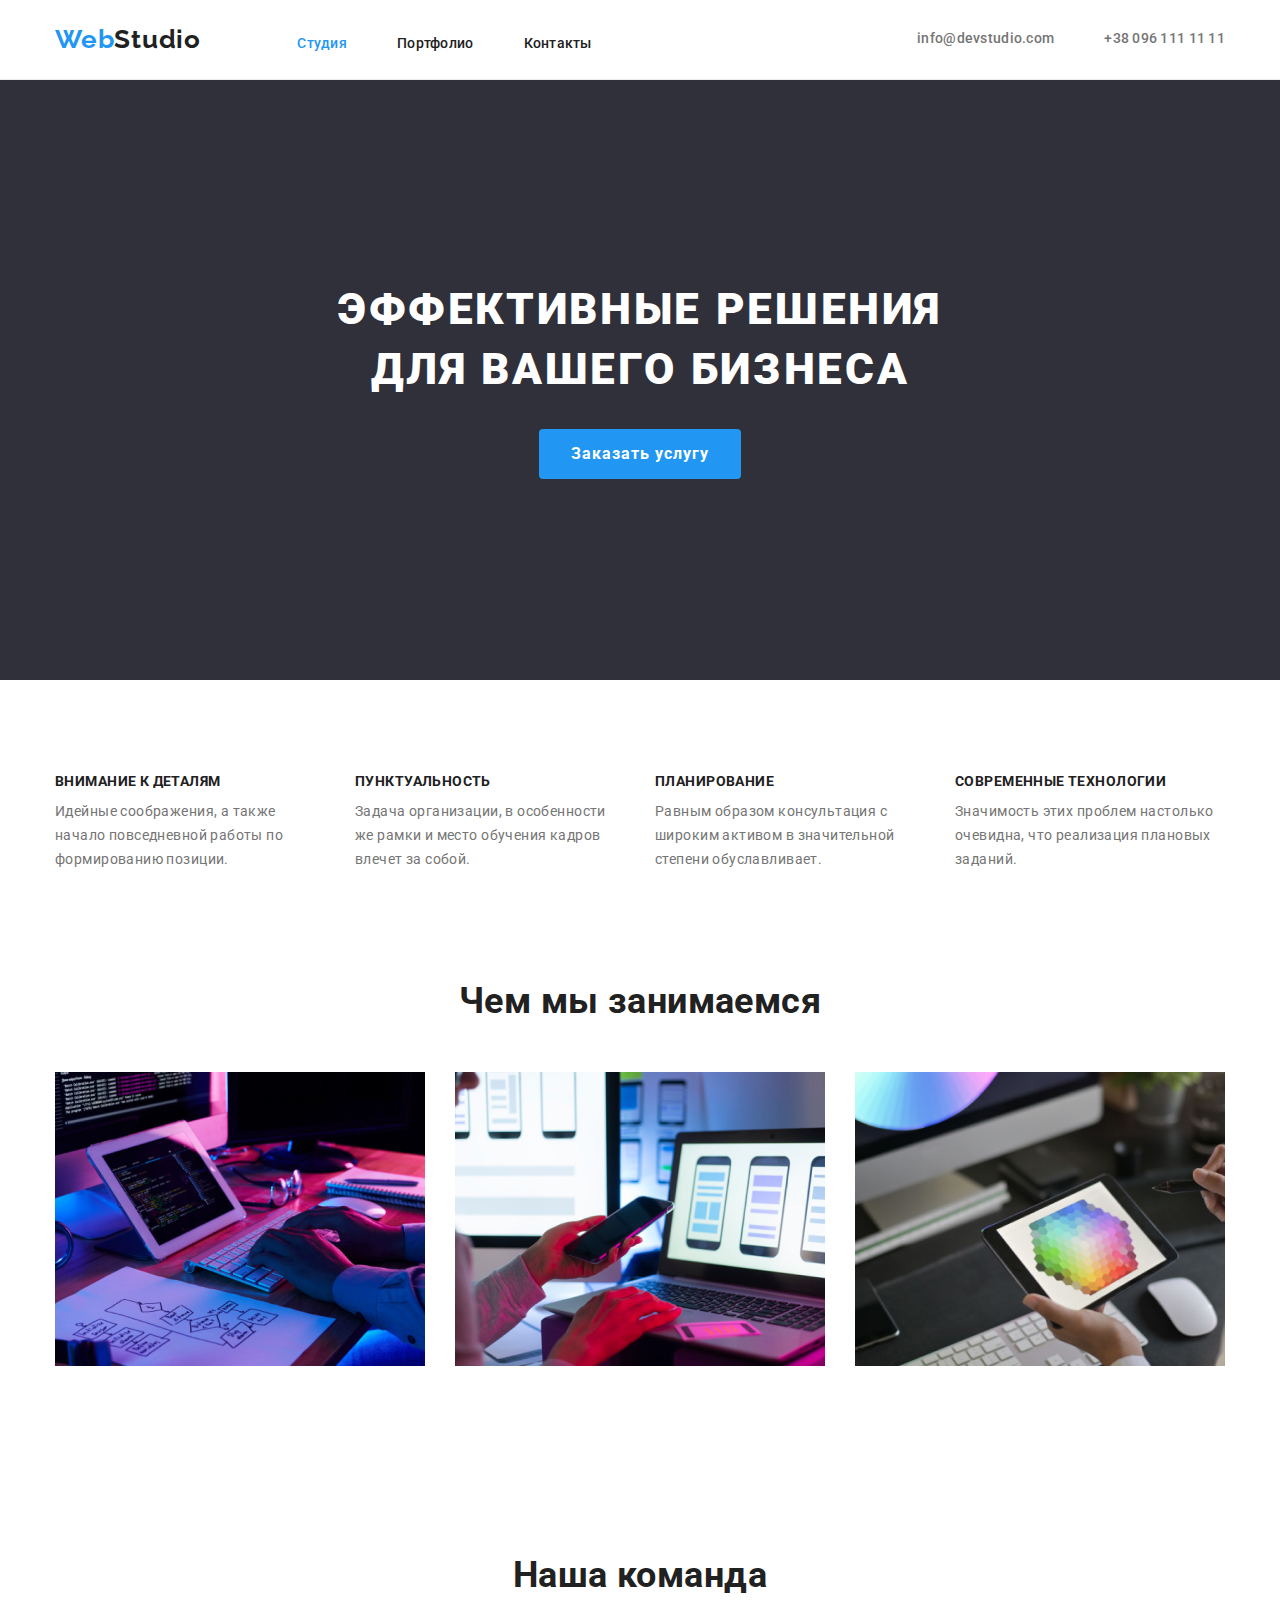
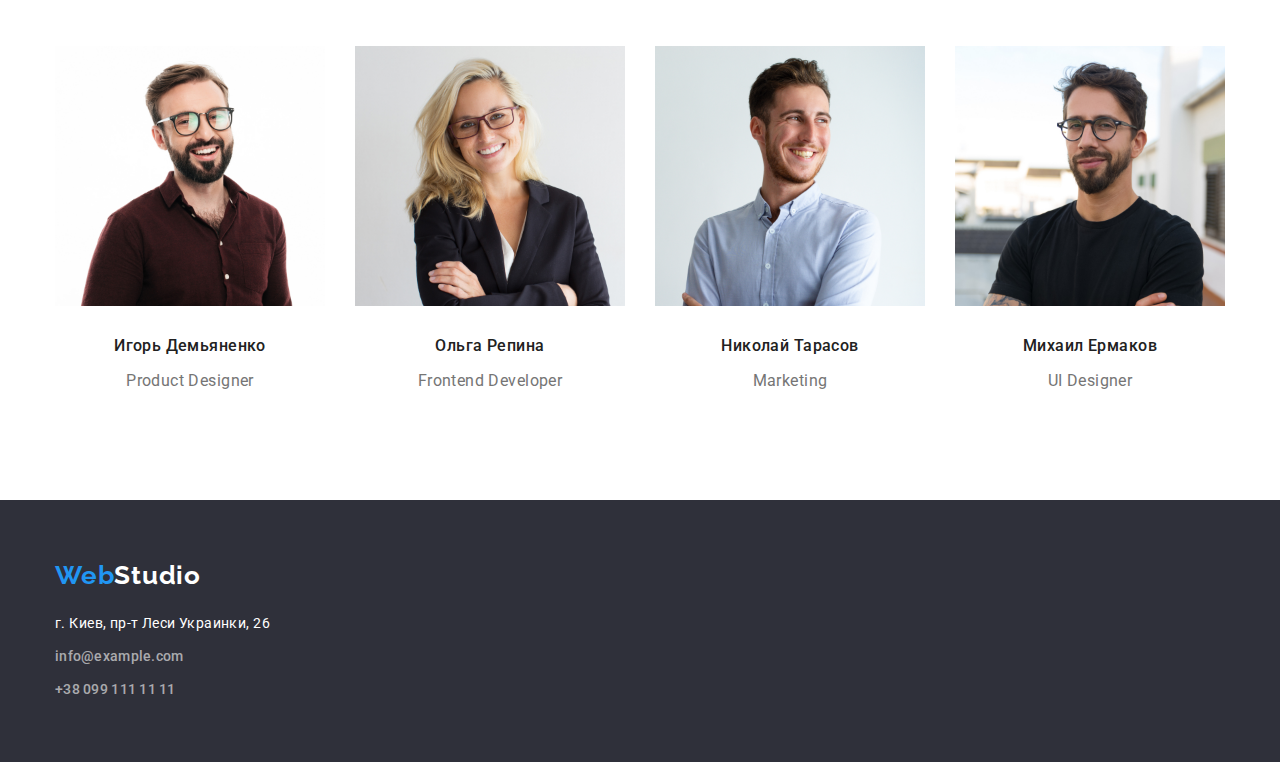
<file: index.html>
<!DOCTYPE html>
<html lang="ru">
<head>
    <meta charset="UTF-8">
    <meta http-equiv="X-UA-Compatible" content="IE=edge">
    <meta name="viewport" content="width=device-width, initial-scale=1.0">
    <title>Студия</title>
    <link rel="preconnect" href="https://fonts.gstatic.com" />
    <link href="https://fonts.googleapis.com/css2?family=Raleway:wght@700&family=Roboto:wght@400;500;700;900&display=swap" rel="stylesheet" />
    <link rel="stylesheet" href="https://cdnjs.com/libraries/modern-normalize/0.2.0" />
    <link rel="stylesheet" href="./css/styles.css">
</head>
<body>
    <!-- Шапка -->
        <header class="header">
            <div class="main container">
                <nav class="nav">
                    <a class="link logo" href="./index.html"><span class="logo-color">Web</span><span class="logo">Studio</span></a>
                    <ul class="site-nav list">
                        <li class="item"><a class="link item current" href="">Студия</a></li>
                        <li class="item"><a class="link item" href="./portfolio.html">Портфолио</a></li>
                        <li class="item"><a class="link" href="">Контакты</a></li>                    
                    </ul>
                </nav>
                <div class="nav-list">
                    <ul class="connection list">
                        <li class="item">
                            <a class="link item" href="mailto:info@devstudio.com">info@devstudio.com</a>
                        </li>
                        <li class="item">
                            <a class="link item" href="tel:+380961111111">+38 096 111 11 11</a>
                        </li>
                    </ul>
                </div>
            </div>
        </header>

    <!-- Главная -->
        <main>
            <section class="dark-bg hero-section">
                <div class="container hero-section">
                    <h1 class="title">
                    Эффективные решения <br />
                    для вашего бизнеса
                    </h1>
                <div class="button"><button class="button hero">Заказать услугу</button></div>                    
                </div>
            </section>
            

        <section class="advantages">
            <div class="container">
                <h2 class="visually-hidden">О нас</h2>
                <ul class="list">
                    <li class="item">
                        <h3 class="section-title">Внимание к деталям</h3>
                        <p>Идейные соображения, а также начало повседневной работы по формированию позиции.</p>    
                    </li>
                    <li class="item">
                        <h3 class="section-title">Пунктуальность</h3>                   
                        <p>Задача организации, в особенности же рамки и место обучения кадров влечет за собой.</p>
                    </li>
                    <li class="item">
                        <h3 class="section-title">Планирование</h3>
                        <p>Равным образом консультация с широким активом в значительной степени обуславливает.</p>
                    </li>
                    <li class="item">
                        <h3 class="section-title">Современные технологии</h3>
                        <p>Значимость этих проблем настолько очевидна, что реализация плановых заданий.</p>
                    </li>
                </ul>
            </div>
        </section>

        <section class="services">
            <div class="container">
                <h2 class="second-title">Чем мы занимаемся</h2>
                <ul class="list grid">
                    <li class="grid-item">
                        <img src="./images/box1.jpg" width="370" height="294"  alt="Печатают на клавиатуре"  />
                    </li>
                    <li class="grid-item">
                        <img src="./images/box2.jpg" width="370" height="294"  alt="Держать телефон в руках"  />
                    </li>
                    <li class="grid-item">
                        <img src="./images/box3.jpg" width="370" height="294" alt="Планшет в руках"  />
                    </li>
                </ul>
            </div>
        </section>

        <section class="team">
            <div class="container">
                <h2 class="second-title">Наша команда</h2>
                <ul class="list grid">
                    <li class="grid-item team-item">
                        <img src="./images/img0.jpg" width="270" height="260" alt="Игорь Демьяненко"  />
                        <div class="name-team">
                        <p class="name">Игорь Демьяненко</p>
                        <p class="profession">Product Designer</p>
                        </div>
                    </li>
                    <li class="grid-item team-item">
                        <img src="./images/img1.jpg" width="270" height="260" alt="Ольга Репина" />
                        <div class="name-team">
                        <p class="name">Ольга Репина</p>
                        <p class="profession">Frontend Developer</p>
                        </div>
                    </li>
                    <li class="grid-item team-item">
                        <img src="./images/img2.jpg" width="270" height="260" alt="Николай Тарасов" />
                        <div class="name-team">
                        <p class="name">Николай Тарасов</p>
                        <p class="profession">Marketing</p>
                        </div>
                    </li>
                    <li class="grid-item team-item">
                        <img src="./images/img3.jpg" width="270" height="260" alt="Михаил Ермаков" />
                        <div class="name-team">
                        <p class="name">Михаил Ермаков</p>
                        <p class="profession">UI Designer</p>
                        </div>
                    </li>
                </ul>
            </div>    
        </section>  
        </main>

    <!-- Подвал -->
        <footer class="dark-bg footer">
            <div class="container">
                <a class="link logo-footer" href="./index.html"><span class="logo-color">Web</span><span class="logo">Studio</span></a>
                <address>                                   
                    <a class="link address" href="https://goo.gl/maps/oZyy3xK8DD3MfxCq5" target="_blank" rel="noopener noreferrer">г. Киев, пр-т Леси Украинки, 26</a>
                        <div class="nav-list">
                            <ul class="list">
                                <li>
                                    <a class="link footer mail" href="mailto:info@example.com">info@example.com</a>
                                </li>
                                <li>
                                    <a class="link footer tel" href="tel:+380991111111">+38 099 111 11 11</a>
                                </li>   
                            </ul> 
                        </div>     
                </address>
            </div>
        </footer>
</body>
</html>
</file>
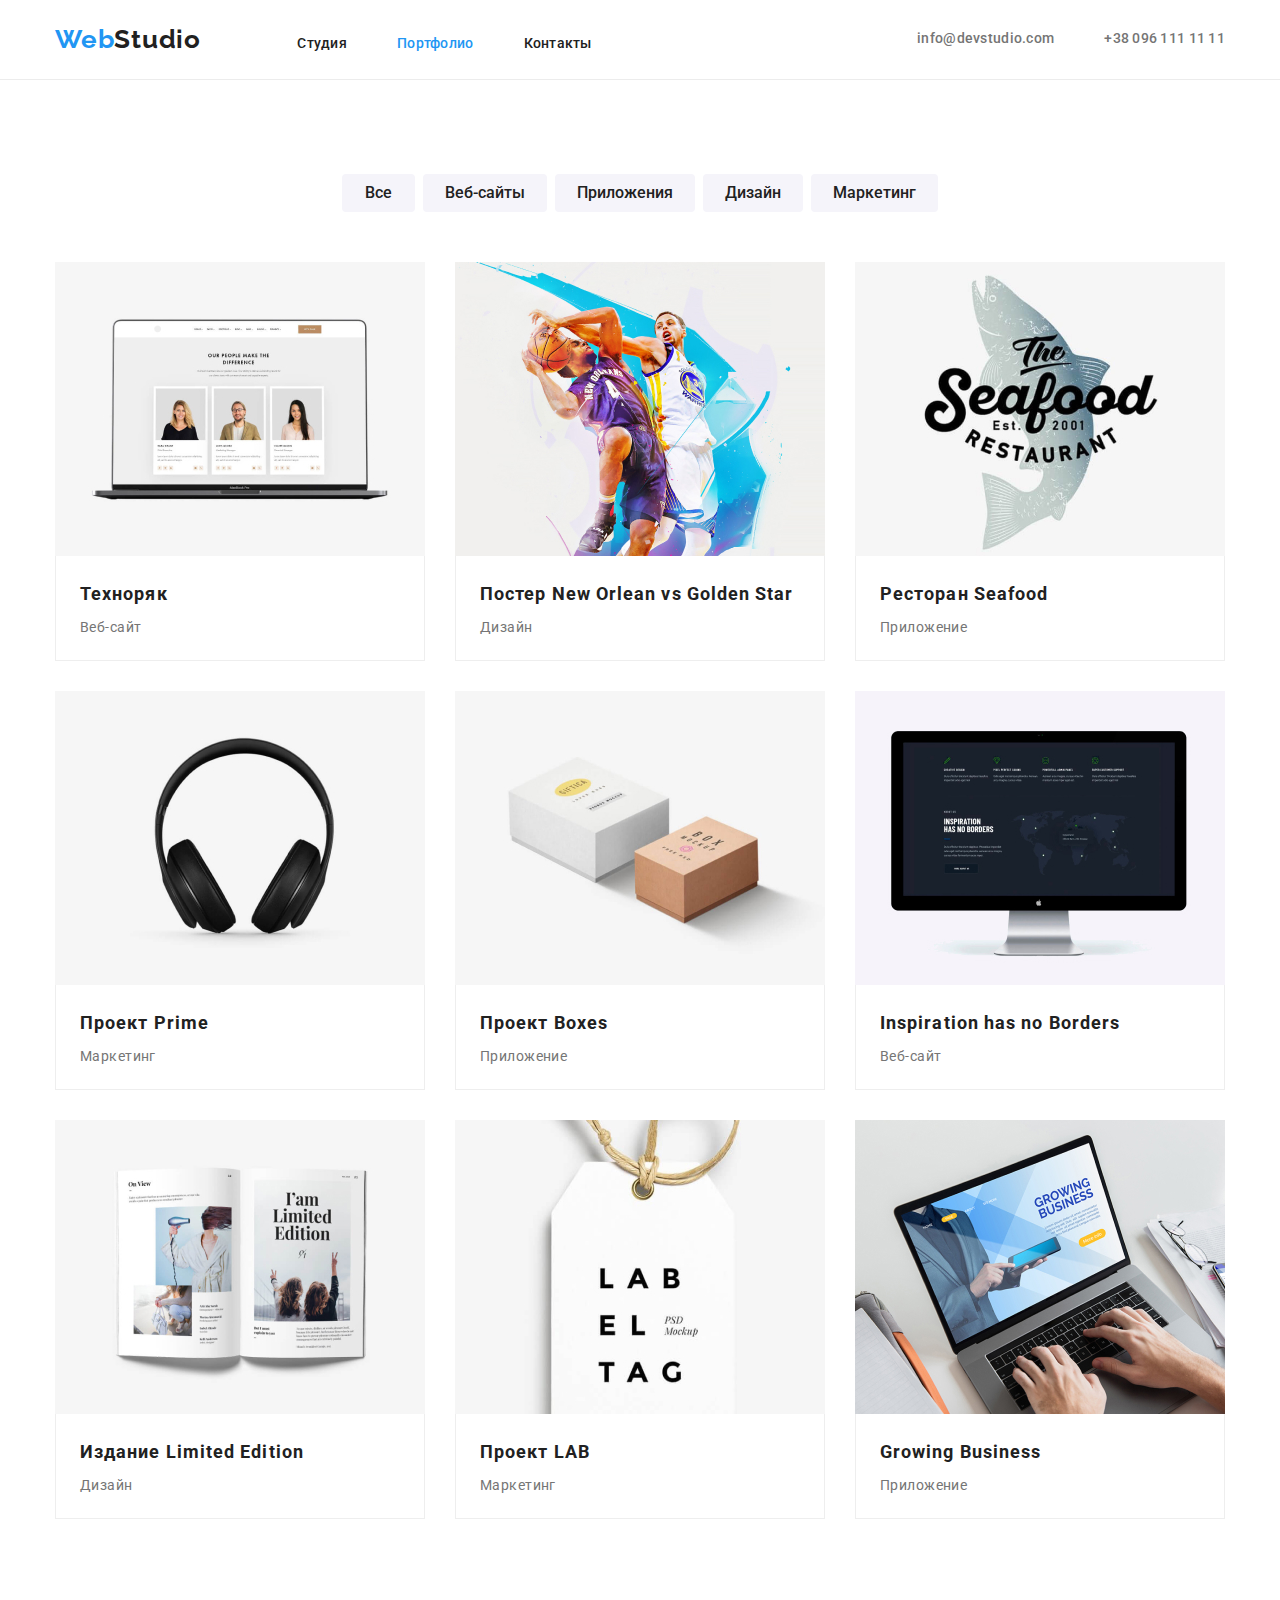
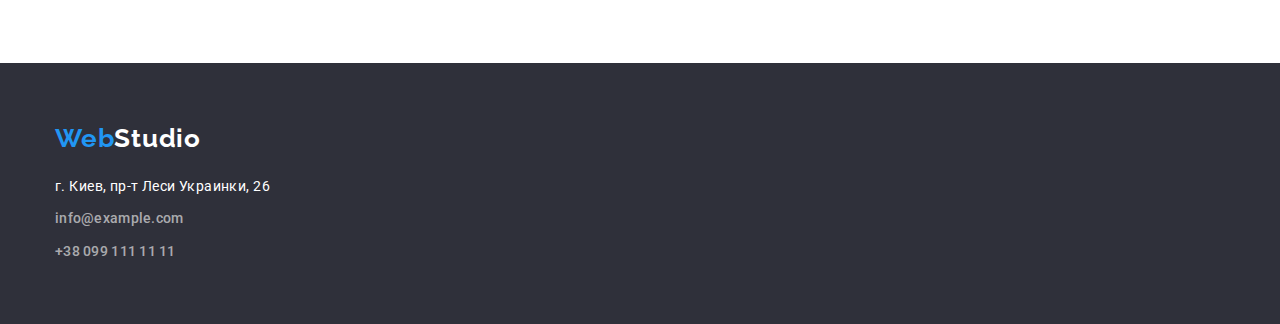
<file: portfolio.html>
<!DOCTYPE html>
<html lang="ru">
<head>
    <meta charset="UTF-8">
    <meta http-equiv="X-UA-Compatible" content="IE=edge">
    <meta name="viewport" content="width=device-width, initial-scale=1.0">
    <title>Portfolio</title>
    <link rel="preconnect" href="https://fonts.gstatic.com" />
    <link href="https://fonts.googleapis.com/css2?family=Raleway:wght@700&family=Roboto:wght@400;500;700;900&display=swap" rel="stylesheet" />
    <link rel="stylesheet" href="https://cdnjs.com/libraries/modern-normalize/0.2.0" />
    <link rel="stylesheet" href="./css/styles.css">
</head>
<body>
    <!-- Шапка -->
    <header class="header portfolio">
        <div class="main container">
            <nav class="nav">
                <a class="link logo" href="./index.html"><span class="logo-color">Web</span><span class="logo">Studio</span></a>
                <ul class="site-nav list">
                    <li class="item"><a class="link item" href="./index.html">Студия</a></li>
                    <li class="item"><a class="link item current" href="">Портфолио</a></li>
                    <li class="item"><a class="link" href="">Контакты</a></li>
                </ul>
            </nav>
            <div class="nav-list">
                <ul class="connection list">
                    <li class="item">
                        <a class="link" href="mailto:info@devstudio.com">info@devstudio.com</a>
                    </li>
                    <li class="item">
                        <a class="link" href="tel:+380961111111">+38 096 111 11 11</a>
                    </li>
                </ul>
            </div>
        </div>
    </header>

    <!-- Портфолио -->
    <main>
        <h1 class="visually-hidden">Портфолио</h1>    
        <section class="portfolio section">
            <div class="container">
            <ul class="list">
                <li class="item">
                    <div class="button">
                        <button class="button portfolio" type="button">Все</button>
                    </div>
                </li>
                <li class="item">
                    <div class="button">
                        <button class="button portfolio" type="button">Веб-сайты</button>
                    </div>
                </li>
                <li class="item">
                    <div class="button">
                        <button class="button portfolio" type="button">Приложения</button>
                    </div>
                </li>
                <li class="item">
                    <div class="button">
                        <button class="button portfolio" type="button">Дизайн</button>
                    </div>
                </li>
                <li class="item">
                    <div class="button">
                        <button class="button portfolio" type="button">Маркетинг</button>
                    </div>
                </li>
            </ul>
        

                <ul class="list projects grid">
                    <li class="item-grid">
                        <a class="link" href=""><img src="./images/projects/project1.jpg" alt="техноряк" width="370" height="404" />
                        <div class="item text">
                        <h2 class="portfolio-title">Техноряк</h2>
                        <p>Веб-сайт</p></div>
                    </a>
                    </li>
                    
                    <li class="item-grid">
                        <a class="link" href=""><img src="./images/projects/project2.jpg" alt="постер" width="370" height="404" />
                        <div class="item text">
                        <h2 class="portfolio-title">Постер New Orlean vs Golden Star</h2>
                        <p>Дизайн</p></div>
                    </a>
                    </li>

                    <li class="item-grid">
                        <a class="link" href=""><img src="./images/projects/project3.jpg" alt="ресторан" width="370" height="404" />
                        <div class="item text">
                        <h2 class="portfolio-title">Ресторан Seafood</h2>
                        <p>Приложение</p></div>
                    </a>
                    </li>

                    <li class="item-grid">
                        <a class="link" href=""><img src="./images/projects/project4.jpg" alt="маркетинг" width="370" height="404" />
                        <div class="item text">
                        <h2 class="portfolio-title">Проект Prime</h2>
                        <p>Маркетинг</p></div>
                    </a>
                    </li>

                    <li class="item-grid">
                        <a class="link" href=""><img src="./images/projects/project5.jpg" alt="приложение" width="370" height="404" />
                        <div class="item text">
                        <h2 class="portfolio-title">Проект Boxes</h2>
                        <p>Приложение</p></div>
                    </a>
                    </li>

                    <li class="item-grid">
                        <a class="link" href=""><img src="./images/projects/project6.jpg" alt="веб-сайт" width="370" height="404" />
                        <div class="item text">
                        <h2 class="portfolio-title">Inspiration has no Borders</h2>
                        <p>Веб-сайт</p></div>
                    </a>
                    </li>

                    <li class="item-grid">
                        <a class="link" href=""><img src="./images/projects/project7.jpg" alt="дизайн" width="370" height="404" />
                        <div class="item text">
                        <h2 class="portfolio-title">Издание Limited Edition</h2>
                        <p>Дизайн</p></div>
                        </a>
                    </li>

                    <li class="item-grid">
                        <a class="link" href=""><img src="./images/projects/project8.jpg" alt="маркетинг2" width="370" height="404" />
                        <div class="item text">
                        <h2 class="portfolio-title">Проект LAB</h2>
                        <p>Маркетинг</p></div>
                    </a>
                    </li>

                    <li class="item-grid">
                        <a class="link" href=""><img src="./images/projects/project9.jpg" alt="бизнес" width="370" height="404" />
                        <div class="item text">
                        <h2 class="portfolio-title">Growing Business</h2>
                        <p>Приложение</p></div>
                    </a>
                    </li>
                </ul>
            </div>    
        </section>   
    </main>

    
    <!-- Подвал -->
    <footer class="dark-bg footer">
        <div class="container">
            <a class="link logo-footer" href="./index.html"><span class="logo-color">Web</span><span
                    class="logo">Studio</span></a>
            <address>
                <a class="link address" href="https://goo.gl/maps/oZyy3xK8DD3MfxCq5" target="_blank"
                    rel="noopener noreferrer">г. Киев, пр-т Леси Украинки, 26</a>
                <div class="nav-list">
                    <ul class="list">
                        <li>
                            <a class="link footer mail" href="mailto:info@example.com">info@example.com</a>
                        </li>
                        <li>
                            <a class="link footer tel" href="tel:+380991111111">+38 099 111 11 11</a>
                        </li>
                    </ul>
                </div>
            </address>
        </div>
    </footer>
</body>
</html>
</file>
<file: css/styles.css>
:root {
  --main-text-color: #757575;
  --dark-bg-text-color: #ffffff;
  --accent-color: #2196f3;
  --title-color: #212121;
  --dark-bg-color: #2f303a;
  --button-background-color: #188ce8;
  --link-footer-color: rgba(255, 255, 255, 0.6);
  --border-bottom-color: #ececec;
  --border-portfolio: #eeeeee;
  --buttom-bg-color: #f5f4fa;
  --logo-font-family: 'Raleway', sans-serif;
  --text-general: 'Roboto', sans-serif;
}
html {
  box-sizing: border-box;
}

*,
*::before,
*::after {
  box-sizing: inherit;
}

body {
  font-family: var(--text-general);
  font-size: 14px;
  line-height: 1.71;
  letter-spacing: 0.03em;
  color: var(--main-text-color);
  margin: 0px;
}

.visually-hidden {
  position: absolute !important;
  clip: rect(1px 1px 1px 1px);
  clip: rect(1px, 1px, 1px, 1px);
  padding: 0 !important;
  border: 0 !important;
  height: 1px !important;
  width: 1px !important;
  overflow: hidden;
}

/* classes */
.link {
  text-decoration: none;
  color: inherit;
}

.link:hover,
.link:focus {
  color: var(--accent-color);
}

.link.current {
  color: var(--accent-color);
}

.link.footer {
  color: var(--link-footer-color);
  font-size: 14px;
  line-height: 1.71;
}

.list {
  list-style: none;
}

address {
  font-style: normal;
}

/* styles 0 */

h1,
h2,
h3,
h4,
h5,
h6,
p {
  margin-top: 0;
}

.list {
  list-style: none;
  padding-left: 0;
  margin: 0;
}

img {
  display: block;
  max-width: 100%;
  height: auto;
}

/* container */
.container {
  width: 1200px;
  margin-left: auto;
  margin-right: auto;
  padding-left: 15px;
  padding-right: 15px;
}

/* grid */
.grid {
  display: flex;
  flex-wrap: wrap;
  margin-left: -30px;
  margin-top: -30px;
}

/* buttons */
.button {
  font-family: inherit;
  font-weight: 500;
  font-size: 16px;
  line-height: 1.62;
  text-align: center;
  color: var(--title-color);
  cursor: pointer;
  border-radius: 4px;
  text-align: center;
}

/* min-widht for buttons portfolio */
button,
button:active,
button:focus {
  outline: none;
}

.button.hero {
  display: inline-block;
  color: var(--dark-bg-text-color);
  background-color: var(--accent-color);
  font-weight: 700;
  line-height: 1.87;
  letter-spacing: 0.06em;
  padding-top: 10px;
  padding-right: 32px;
  padding-bottom: 10px;
  padding-left: 32px;
  border-width: 0px;
}

.button.hero:hover {
  background: var(--button-background-color);
}

.button.hero:focus,
.button.portfolio:hover,
.button.portfolio:focus {
  background-color: var(--accent-color);
  color: var(--dark-bg-text-color);
}

/* title */
.title {
  font-weight: 900;
  font-size: 44px;
  line-height: 1.36;
  text-align: center;
  letter-spacing: 0.06em;
  text-transform: uppercase;
  color: var(--dark-bg-text-color);
}

.second-title {
  font-weight: 700;
  font-size: 36px;
  line-height: 1.17;
  text-align: center;
  color: var(--title-color);
  margin: 0;
  margin-bottom: 50px;
}

.portfolio-title {
  font-weight: 700;
  font-size: 18px;
  line-height: 2;
  letter-spacing: 0.06em;
  color: var(--title-color);
  margin-bottom: 4px;
}

.section-title {
  font-weight: 700;
  font-size: 14px;
  line-height: 1.14;
  text-transform: uppercase;
  color: var(--title-color);
}

/* logo */
.logo,
.logo-color {
  font-family: var(--logo-font-family);
  font-weight: 700;
  font-size: 26px;
  line-height: 1.19;
  letter-spacing: 0.03em;
  font-family: Raleway;
}

.logo-color {
  color: var(--accent-color);
  margin: 24px, 93px, 25px, 215px;
}

.dark-bg .logo {
  color: var(--dark-bg-text-color);
}

.header .link.logo {
  margin-right: 93px;
}

/* section hero title*/
.header,
.nav-list {
  font-size: 14px;
  line-height: 1.14;
  letter-spacing: 0.02em;
  font-weight: 500;
}

.header {
  color: var(--title-color);
  border-bottom: 1px solid var(--border-bottom-color);
  padding-top: 24px;
  padding-bottom: 24px;
}

.nav-list {
  margin-left: auto;
  font-family: var(--text-general);
  color: var(--main-text-color);
}

.site-nav.list,
.connection.list {
  display: inline-flex;
}

.site-nav.list > .item:not(:last-child),
.connection.list > .item:not(:last-child) {
  margin-right: 50px;
}

.header .container,
.header.nav {
  display: flex;
  margin-right: auto;
  margin-left: auto;
  align-items: center;
}

/* section hero */

.hero-section {
  height: 600px;
}

.hero-section .container {
  padding-top: 200px;
}

/* сsection advantages */
.advantages h3:not(:last-child) {
  margin-bottom: 10px;
}

.advantages {
  padding-top: 94px;
}

.advantages .list {
  display: flex;
  margin-left: -30px;
  margin-top: -30px;
}

.advantages .list .item {
  flex-basis: calc((100% - 30px * 4) / 4);
  margin-left: 30px;
  margin-top: 30px;
}

/* section work */
.services {
  padding-top: 94px;
  padding-bottom: 94px;
}

/* section team */
.team {
  padding-top: 94px;
  padding-bottom: 94px;
}

.name,
.profession {
  font-size: 16px;
  line-height: 1.19;
  text-align: center;
}

.name-team {
  margin-top: 30px;
}

.name {
  font-weight: 500;
  color: var(--title-color);
}

.profession {
  color: var(--main-text-color);
}

.grid-item {
  flex-basis: calc((100% - 30px * 3) / 3);
  margin-left: 30px;
  margin-top: 30px;
}

.grid-item.team-item {
  flex-basis: calc((100% - 30px * 4) / 4);
  margin-left: 30px;
  margin-top: 30px;
}

/* footer */
.dark-bg.footer {
  padding-top: 60px;
  padding-bottom: 60px;
}

.footer address {
  margin-top: 20px;
}

.link.address {
  display: inline-block;
  margin-bottom: 9px;
}

.link.footer.mail {
  display: inline-block;
  margin-bottom: 9px;
}

/* section portfolio */
.portfolio.section .list {
  display: flex;
  justify-content: center;
  margin-bottom: 50px;
  list-style: none;
}

.portfolio.section {
  padding-top: 94px;
  padding-bottom: 94px;
}

.portfolio.section .item:not(:last-child) {
  margin-right: 8px;
}

.button.portfolio {
  border-width: 0px;
  display: inline-block;
  min-width: 73px;
  padding-top: 6px;
  padding-right: 22px;
  padding-bottom: 6px;
  padding-left: 22px;
  background-color: var(--buttom-bg-color);
}

.list.projects p {
  margin-bottom: 0px;
}

.list.projects.grid .item-grid {
  flex-basis: calc((100% - 30px * 3) / 3);
  margin-left: 30px;
  margin-top: 30px;
}

.item.text {
  border-right: 1px solid var(--border-portfolio);
  border-bottom: 1px solid var(--border-portfolio);
  border-left: 1px solid var(--border-portfolio);
  padding-top: 20px;
  padding-left: 24px;
  padding-bottom: 20px;
  padding-right: 24px;
}

/* dark-bg */
.dark-bg {
  background-color: var(--dark-bg-color);
}

.dark-bg .link.address {
  font-size: 14px;
  line-height: 1.71;
  letter-spacing: 0.03em;
  color: var(--dark-bg-text-color);
}
</file>
